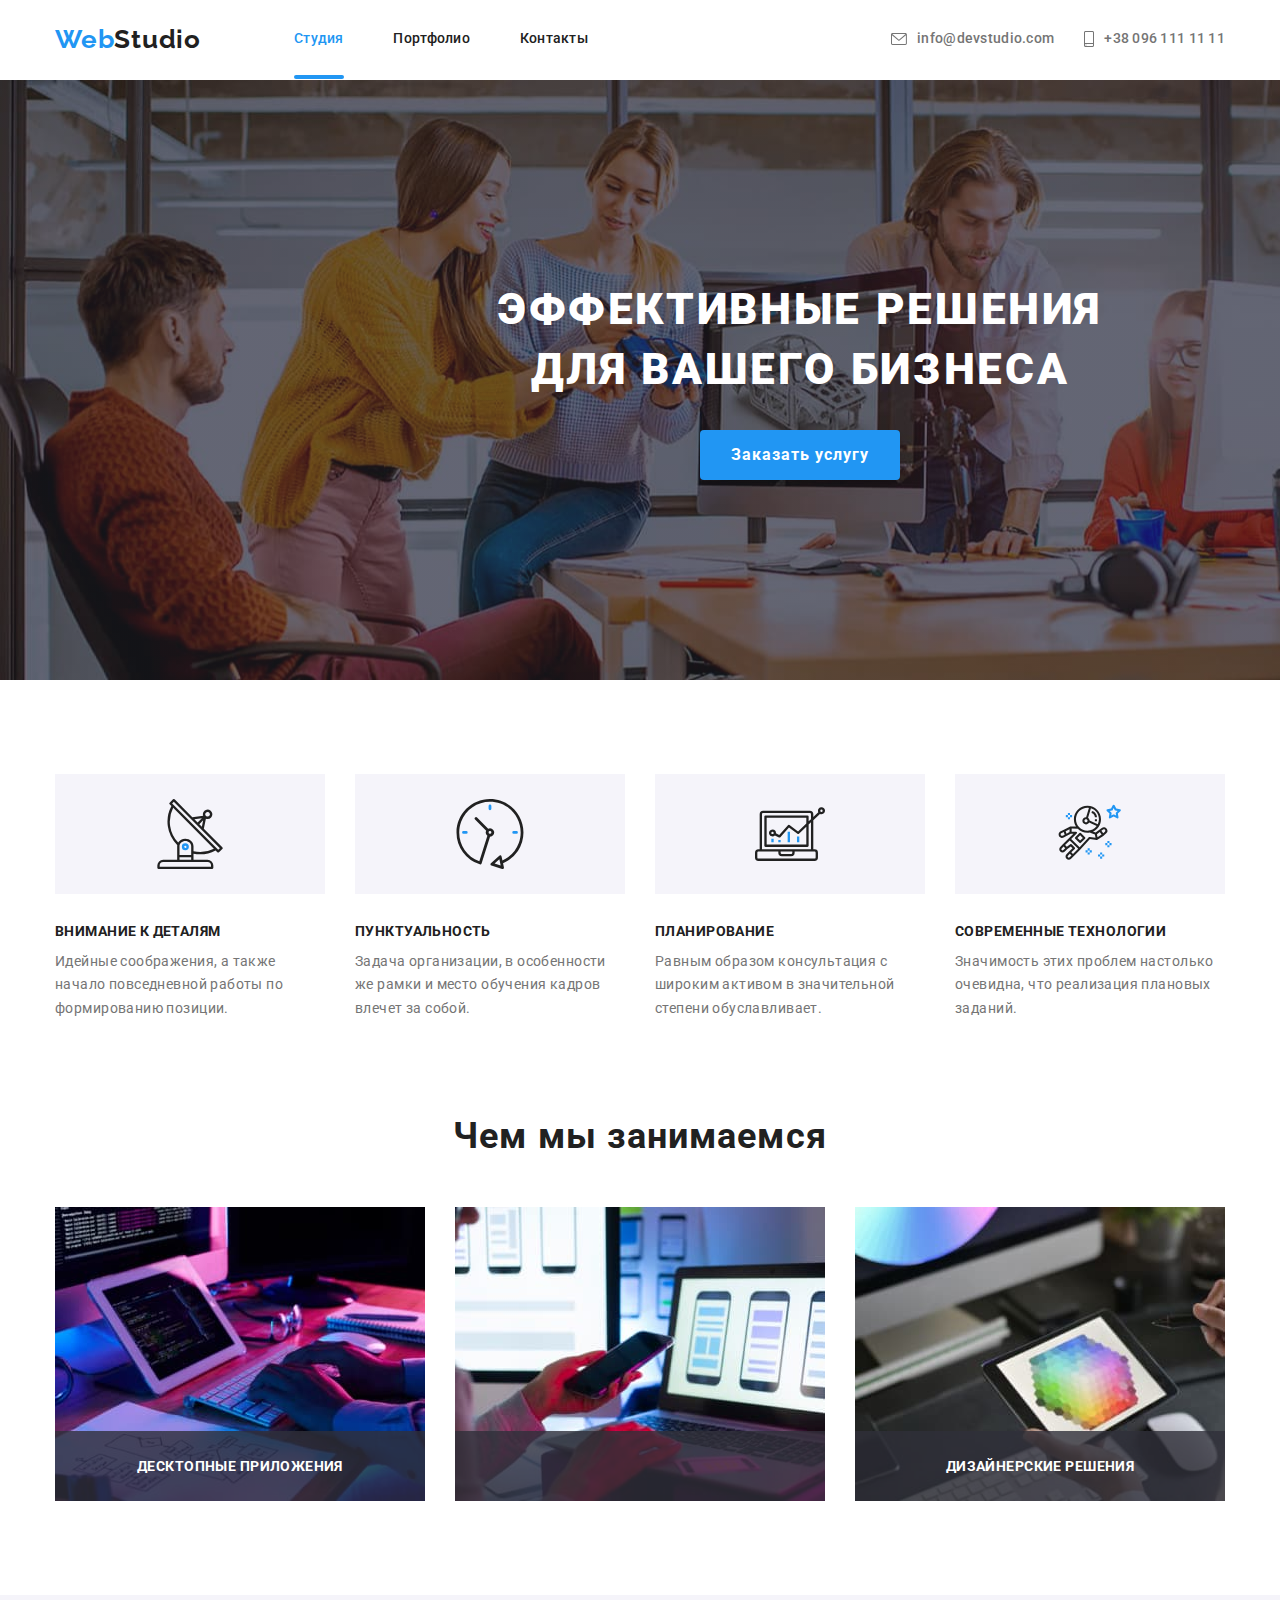
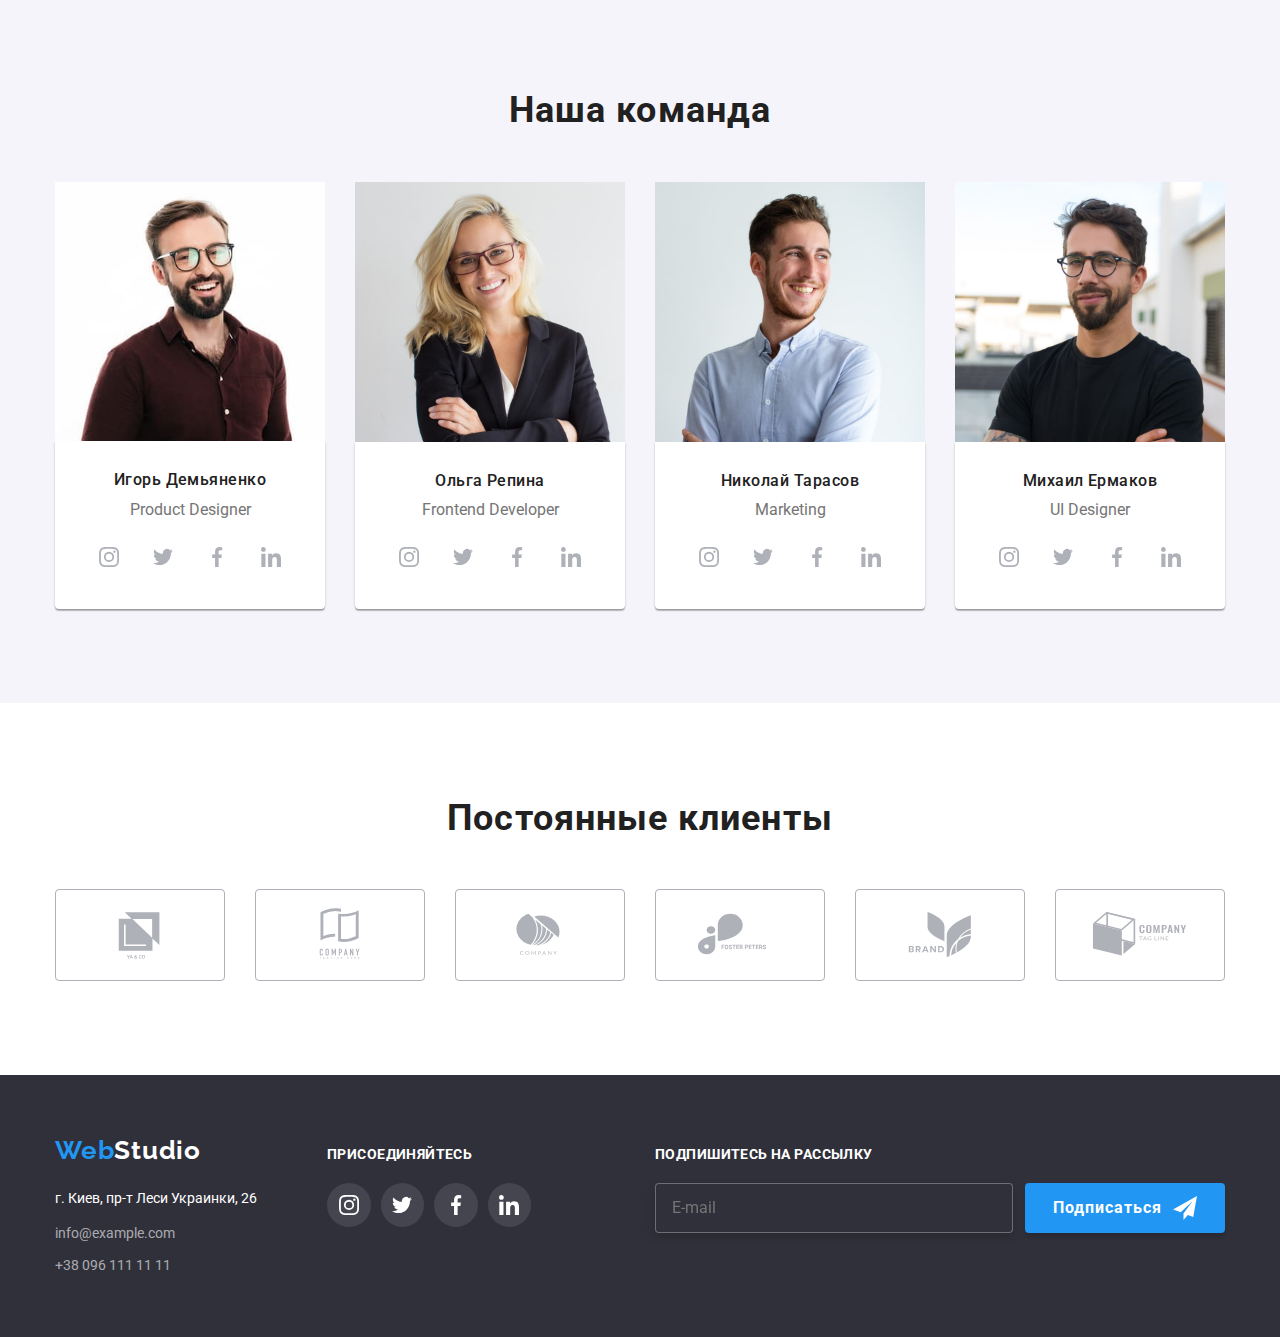
<file: index.html>
<!DOCTYPE html>
<html lang = "en">
    <head>
        <meta charset="UTF-8">
        <!--<link rel="stylesheet" href="./css/reset.css">
        <link rel="stylesheet" href="./css/reset.css">
        <meta name="viewport" content="width=device-width" initial-scale="1.0"> -->
        
        
        <link rel="stylesheet" href="https://cdn.jsdelivr.net/npm/modern-normalize@1.1.0/modern-normalize.min.css">
        <link rel="stylesheet" href="./css/main.min.css">
        <!-- <link rel="stylesheet" href="./css/styles.css"> -->


        <link rel="preconnect" href="https://fonts.googleapis.com">
        <link rel="preconnect" href="https://fonts.gstatic.com" crossorigin>
        <link href="https://fonts.googleapis.com/css2?family=Raleway:wght@700&family=Roboto:wght@400;500;700;900&display=swap"
            rel="stylesheet">

        <title>home-work-7</title>
    </head>
    <body>
        
        <header class="header"> 
            <div class="container header__box">
                <div class="logo logo__main">
                    <a href="" class="logo__web">Web<span 
                        class="logo__web logo__studio">Studio</span> 
                    </a>
                </div>
                <nav class="navigation__main">
                    <ul class="navigation">
                        <li class="navigation__list">
                                <a class="navigation__link navigation__list_current" href="./index.html">Студия</a>
                        </li>
                        <li class="navigation__list">
                            <a class="navigation__link" href="./portfolio.html">Портфолио</a>
                        </li>
                        <li class="navigation__list">
                            <a class="navigation__link" href="">Кoнтакты</a>
                        </li>
                    </ul>
                </nav>
                
                <a class="header-contacts email" href="mailto:info@devstudio.com">
                    <svg class="envelope">
                        <use href="./images/sprite.svg#envelope" ></use>
                    </svg>
                info@devstudio.com</a>
                    
                <!-- phone number-->
                
                <a class="header-contacts tel" href="tel:+380961111111">
                    <svg class="smartphone">
                        <use href="./images/sprite.svg#smartphone"></use>
                    </svg>+38 096 111 11 11
                </a>

            </div>
        </header>
    
        <main>
            
            <section class="hero with-img">
                <div class="container">
                    <h1 class="hero-title" >Эффективные решения <br> для вашего бизнеса</h1>
                    <button data-modal-open class="button" type="button" >Заказать услугу</button>
                </div>
            </section>

            <section class="destination ">
                <ul class="destination__item container" >
                    <li class="destination__box icon-antenna">
                        <div class="destination__befor">
                            <svg class="destination__img">
                                <use href="./images/sprite.svg#antenna"></use>
                            </svg>
                        </div>
                        <h3 class="destination__title-item" >Внимание к деталям</h3>
                        <p class="destination__link">
                            Идейные соображения, а также <br> 
                            начало повседневной работы по <br> 
                            формированию позиции.
                        </p>
                    </li>
                    <li class="destination__box icon-clock">
                        <div class="destination__befor">
                            <svg class="destination__img">
                                <use href="./images/sprite.svg#clock"  class="destination__url"></use>
                            </svg>
                        </div>
                        <h3 class="destination__title-item">Пунктуальность</h3>
                        <p class="destination__link">
                            Задача организации, в особенности <br>
                            же рамки и место обучения кадров <br>
                            влечет за собой.
                        </p>
                    </li>
                    <li class="destination__box icon-diagram">
                        <div class="destination__befor">
                            <svg class="destination__img">
                                <use href="./images/sprite.svg#diagram" class="destination__icon"></use>
                            </svg>
                        </div>
                        <h3 class="destination__title-item">Планирование</h3>
                        <p class="destination__link">
                            Равным образом консультация с <br>
                            широким активом в значительной <br>
                            степени обуславливает.
                        </p>
                    </li>
                    <li class="destination__box icon-astronaut">
                        <div class="destination__befor">
                            <svg class="destination__img">
                                <use href="./images/sprite.svg#astronaut"></use>
                            </svg>
                        </div>
                        <h3 class="destination__title-item">Современные технологии</h3>
                        <p class="destination__link">
                            Значимость этих проблем настолько <br>
                            очевидна, что реализация плановых <br>
                            заданий.
                        </p>
                    </li>
                </ul>
            </section>

            <section class="business__photo" >
                <div class="container">
                    <h2 class="section-title">Чем мы занимаемся</h2>
                    <ul class="business__photo-item">
                        <li class="business__photo-img"><img src="./images/main/img1.jpg" alt="фото" width="370">
                            <div class="business__block">
                                <p class="business__info">Десктопные приложения</p>
                            </div>
                        </li>
                        <li class="business__photo-img"><img src="./images/main/img2.jpg" alt="фото" width="370">
                            <div class="business__block">
                                <p class="bbusiness__info">Мобильные приложения</p>
                            </div>
                        </li>
                        <li class="business__photo-img"><img src="./images/main/img3.jpg" alt="фото" width="370">
                            <div class="business__block">
                                <p class="business__info">Дизайнерские решения</p>
                            </div>
                        </li>
                    </ul>
                </div>
            </section>

            <section class="personal">
                <div class="container" >
                    <h2 class="section-title">Наша команда</h2>
                        <ul  class="team">
                            <li class="team__own-data">
                                <img src="./images/main/1.jpg" class="team__photo" alt="фото" width="270" >
                                <div class="team__name-job">
                                    <h3 class="team__name" >Игорь Демьяненко</h3>
                                    <p class="job-name">Product Designer</p> 
                                    <ul class="team__icons">
                                        <li class="team__icon-list">
                                            <a href="#" alt="social network" class="team__a-icons">
                                            <!-- <button class="team-b-icons"> -->
                                                <svg class="team__list">
                                                    <use href="./images/sprite.svg#instagram" class="team-icon">
                                                    </use>
                                                </svg>
                                            </a>
                                            <!-- </button> -->
                                        </li>
                                        <li class="team__icon-list">
                                            <a href="#" alt="social network" class="team__a-icons">
                                                <svg class="team__list">
                                                    <use href="./images/sprite.svg#twitter" class="team-icon">
                                                    </use>
                                                </svg>
                                            </a>
                                        </li>
                                        <li class="team__icon-list">
                                            <a href="#" alt="social network" class="team__a-icons">
                                                <svg class="team__list">
                                                    <use href="./images/sprite.svg#facebook" class="team-icon">
                                                    </use>
                                                </svg>
                                            </a>
                                        </li>
                                        <li class="team__icon-list">
                                            <a href="#" alt="social network" class="team__a-icons">
                                                <svg class="team__list">
                                                    <use href="./images/sprite.svg#linkedin" class="team-icon">
                                                    </use>
                                                </svg>
                                            </a>
                                        </li>
                                    </ul>
                                </div>
                            </li>
                            <li class="team__own-data">
                                <img src="./images/main/2.jpg" class="team__photo" alt="фото" width="270">
                                <div class="team__name-job">
                                    <h3 class="team__name">Ольга Репина</h3>
                                    <p class="job-name">Frontend Developer</p>
                                    <ul class="team__icons">
                                        <li class="team__icon-list">
                                            <a href="#" alt="social network" class="team__a-icons">
                                                <svg class="team__list">
                                                    <use href="./images/sprite.svg#instagram" class="team-icon">
                                                    </use>
                                                </svg>
                                            </a>
                                        </li>
                                        <li class="team__icon-list">
                                            <a href="#" alt="social network" class="team__a-icons">
                                                <svg class="team__list">
                                                    <use href="./images/sprite.svg#twitter" class="team-icon">
                                                    </use>
                                                </svg>
                                            </a>
                                        </li>
                                        <li class="team__icon-list">
                                            <a href="#" alt="social network" class="team__a-icons">
                                                <svg class="team__list">
                                                    <use href="./images/sprite.svg#facebook" class="team-icon">
                                                    </use>
                                                </svg>
                                            </a>
                                        </li>
                                        <li class="team__icon-list">
                                            <a href="#" alt="social network" class="team__a-icons">
                                                <svg class="team__list">
                                                    <use href="./images/sprite.svg#linkedin" class="team-icon">
                                                    </use>
                                                </svg>
                                            </a>
                                        </li>
                                    </ul>
                                </div>
                            </li>
                            <li class="team__own-data">
                                <img src="./images/main/3.jpg" class="team__photo" alt="фото" width="270">
                                <div class="team__name-job">
                                    <h3 class="team__name">Николай Тарасов</h3>
                                    <p class="job-name">Marketing</p>
                                    <ul class="team__icons">
                                        <li class="team__icon-list">
                                            <a href="#" alt="social network" class="team__a-icons">
                                                <svg class="team__list">
                                                    <use href="./images/sprite.svg#instagram" class="team-icon">
                                                    </use>
                                                </svg>
                                            </a>
                                        </li>
                                        <li class="team__icon-list">
                                            <a href="#" alt="social network" class="team__a-icons">
                                                <svg class="team__list">
                                                    <use href="./images/sprite.svg#twitter" class="team-icon">
                                                    </use>
                                                </svg>
                                            </a>
                                        </li>
                                        <li class="team__icon-list">
                                            <a href="#" alt="social network" class="team__a-icons">
                                                <svg class="team__list">
                                                    <use href="./images/sprite.svg#facebook" class="team-icon">
                                                    </use>
                                                </svg>
                                            </a>
                                        </li>
                                        <li class="team__icon-list">
                                            <a href="#" alt="social network" class="team__a-icons">
                                                <svg class="team__list">
                                                    <use href="./images/sprite.svg#linkedin" class="team-icon">
                                                    </use>
                                                </svg>
                                            </a>
                                        </li>
                                    </ul>
                                </div>
                            </li>
                            <li class="team__own-data">
                                <img src="./images/main/4.jpg" class="team__photo" alt="фото" width="270">
                                <div class="team__name-job">
                                    <h3 class="team__name">Михаил Ермаков</h3>
                                    <p class="job-name">UI Designer</p>
                                    <ul class="team__icons">
                                        <li class="team__icon-list">
                                            <a href="#" alt="social network" class="team__a-icons">
                                                <svg class="team__list">
                                                    <use href="./images/sprite.svg#instagram" class="team-icon">
                                                    </use>
                                                </svg>
                                            </a>
                                        </li>
                                        <li class="team__icon-list">
                                            <a href="#" alt="social network" class="team__a-icons">
                                                <svg class="team__list">
                                                    <use href="./images/sprite.svg#twitter" class="team-icon">
                                                    </use>
                                                </svg>
                                            </a>
                                        </li>
                                        <li class="team__icon-list">
                                            <a href="#" alt="social network" class="team__a-icons">
                                                <svg class="team__list">
                                                    <use href="./images/sprite.svg#facebook" class="team-icon">
                                                    </use>
                                                </svg>
                                            </a>
                                        </li>
                                        <li class="team__icon-list">
                                            <a href="#" alt="social network" class="team__a-icons">
                                                <svg class="team__list">
                                                    <use href="./images/sprite.svg#linkedin" class="team-icon">
                                                    </use>
                                                </svg>
                                            </a>
                                        </li>
                                    </ul>
                                </div>
                            </li>
                        </ul>
                </div>
            </section>

            <section class="clients">
                <div class="container">
                    <h2 class="section-title">Постоянные клиенты</h2>
                    <ul class="clients__icons">
                        <li class="clients__icon-list ">
                                <a href="#" alt="link" class="clients__link">
                                    <svg  class="clients__list">
                                        <use href="./images/sprite.svg#client-1" class="clients__icon">
                                        </use>
                                    </svg>
                                </a>
                        </li>
                        <li class="clients__icon-list">
                            <a href="#" alt="link" class="clients__link">
                                <svg class="clients__list">
                                    <use href="./images/sprite.svg#client-2" class="clients__icon">
                                    </use>
                                </svg>
                            </a>
                        </li>
                        <li class="clients__icon-list">
                            <a href="#" alt="link" class="clients__link">
                                <svg class="clients__list">
                                    <use href="./images/sprite.svg#client-3" class="clients__icon">
                                    </use>
                                </svg>
                            </a>
                        </li>
                        <li class="clients__icon-list">
                            <a href="#" alt="link" class="clients__link">
                                <svg class="clients__list">
                                    <use href="./images/sprite.svg#client-4" class="clients__icon">
                                    </use>
                                </svg>
                            </a>
                        </li>
                        <li class="clients__icon-list">
                            <a href="#" alt="link" class="clients__link">
                                <svg class="clients__list">
                                    <use href="./images/sprite.svg#client-5" class="clients__icon">
                                    </use>
                                </svg>
                            </a>
                        </li>
                        <li class="clients__icon-list">
                            <a href="#" alt="link" class="clients__link">
                                <svg class="clients__list">
                                    <use href="./images/sprite.svg#client-6" class="clients__icon">
                                    </use>
                                </svg>
                            </a>
                        </li>
                    </ul>
                </div>

            </section>

            <div data-modal class="backdrop is-hidden">
                <div class="modal">
                    <form class="modal__form">
                        <h3 class="modal__form-title">
                            Оставьте свои данные, мы вам перезвоним
                        </h3>
                        <div class="modal__form-input">

                            <label class="modal__form-list-name">Имя
                                <div class="modal__f-svg">
                                    <input type="text" 
                                        name="user-name" 
                                        autofocus  
                                        class="modal__form-input-field" 
                                        placeholder="Микола Франкиш"/>
                                    <svg class="modal__form-svg">
                                        <use href="./images/sprite.svg#person" ></use>
                                    </svg>
                                </div>
                            </label>
                            <label class="modal__form-list-name">Телефон
                                <div class="modal__f-svg">
                                    <input type="tel" 
                                        name="user-tel" 
                                        class="modal__form-input-field" 
                                        placeholder="+380 96-111-1111"/>
                                    <svg class="modal__form-svg">
                                        <use href="./images/sprite.svg#phone" ></use>
                                    </svg>
                                </div>
                            </label>    
                            <label class="modal__form-list-name">Почта
                                <div class="modal__f-svg">
                                    <input type="email" 
                                    name="user-email" 
                                    class="modal__form-input-field form-input-field-mail"/>
                                    <svg class="modal__form-svg">
                                        <use href="./images/sprite.svg#email" ></use>
                                    </svg>
                                    
                                </div>
                            </label>

                            <label class="modal__form-list-name">Комментарий
                                <div class="modal__f-svg">
                                    <textarea name="user-comment" 
                                            rows="6" 
                                            class="modal__form-comment modal__form-input-field" 
                                            placeholder="Введите текст"></textarea>
                                    </textarea>                                
                                </div>
                            </label>
                        </div>

                        <label class="modal__label-checkbox">                            
                            <input type="checkbox" 
                                name="modal__form-checkbox"
                                class="modal__form-checkbox visuality-hidden">

                            <svg class="checkbox-check">
                                <use href="./images/sprite.svg#not-check"></use>
                            </svg>
                            <svg class="checkbox-check checkbox-not-check">
                                <use href="./images/sprite.svg#check"></use>
                            </svg>

                            Соглашаюсь с рассылкой и принимаю 
                            <a href="#" class="contract">Условия договора
                            </a> 
                        </label>

                        <button type="submit" class="button form-button">Отправить
                        </button>
                        
                    </form>
                    <button class="mdl-button" type="button" data-modal-close>
                        <a href="./index.html" class="cls-btn">
                            <svg class="cls-mdl-button-svg">
                                <use  href="./images/sprite.svg#close"></use>
                            </svg>
                        </a>
                    </button>
                    <p></p>
                </div>
            </div>

        </main>
       
        <footer class="footer">
            <div class="container footer-blocks" >
                <div>
                    <div class="logo logo-footer">
                        <a href="" class="logo__web">Web<span 
                            class="logo__web logo-footer__studio">Studio</span>
                        </a>
                    </div>
                    <address class="address">
                        <p class="address-link address-city">г. Киев, пр-т Леси Украинки, 26</p> 
                        <!-- e-mail address -->
                        <a href="mailto:info@example.com" 
                        class="address-link email-footer">info@example.com</a>
                        <!-- phone number-->
                        <a href="tel:+380961111111" class="address-link tel-footer">+38 096 111 11 11</a>
                    </address>
                </div>
                <div class="footer-social">
                    <p class="footer-list">Присоединяйтесь</p>
                    <ul class="footer-icons">
                        <li class="team__icon-list">
                            <a  href="https://www.instagram.com" 
                                alt="instagram" 
                                class="team__a-icons  footer-a-icons">
                                <svg class="team__list">
                                    <use href="./images/sprite.svg#instagram" class="footer-icon">
                                    </use>
                                </svg>
                            </a>
                        </li>
                        <li class="team__icon-list">
                            <a href="#" alt="social network" class="team__a-icons  footer-a-icons">
                                <svg class="team__list">
                                    <use href="./images/sprite.svg#twitter" class="footer-icon">
                                    </use>
                                </svg>
                            </a>
                        </li>
                        <li class="team__icon-list">
                            <a href="#" alt="social network" class="team__a-icons  footer-a-icons">
                                <svg class="team__list">
                                    <use href="./images/sprite.svg#facebook" class="footer-icon">
                                    </use>
                                </svg>
                            </a>
                        </li>
                        <li class="team__icon-list">
                            <a href="#" alt="social network" class="team__a-icons  footer-a-icons">
                                <svg class="team__list">
                                    <use href="./images/sprite.svg#linkedin" class="footer-icon">
                                    </use>
                                </svg>
                            </a>
                        </li>
                    </ul>
                </div>
                <form class="footer-form">
                    <h3 class="footer-form-title">Подпишитесь на рассылку</h3>
                    <div class="footer-form-mail-btn">
                        <input type="email" placeholder="E-mail" class="footer-input">
                        <button type="submit" class="button footer-form-btn">Подписаться
                            <svg class="footer-send-svg">
                                <use href="./images/sprite.svg#send" class="f-s"></use>
                            </svg>
                        </button>
                    </div>
                </form>
            </div>
       </footer>
       
    <script src="./js/modal.js"> </script>
    </body>
</html>
</file>
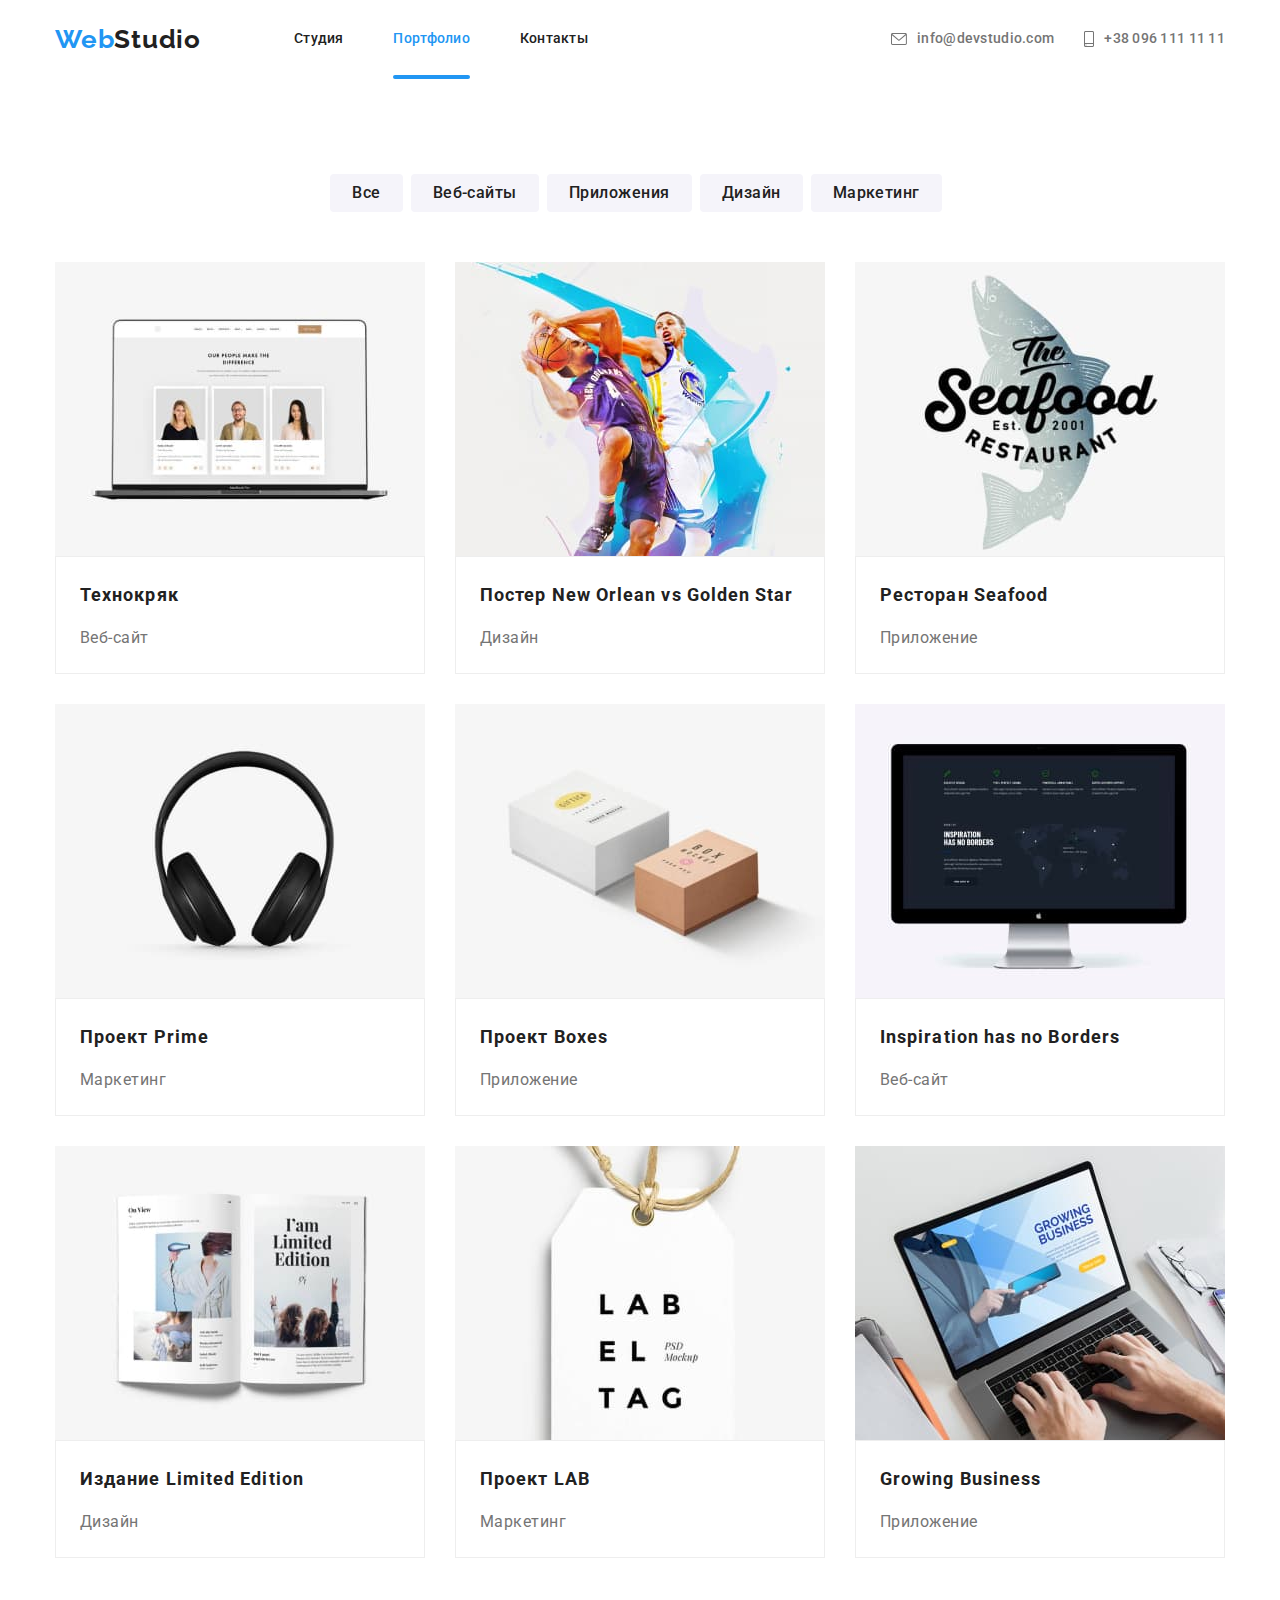
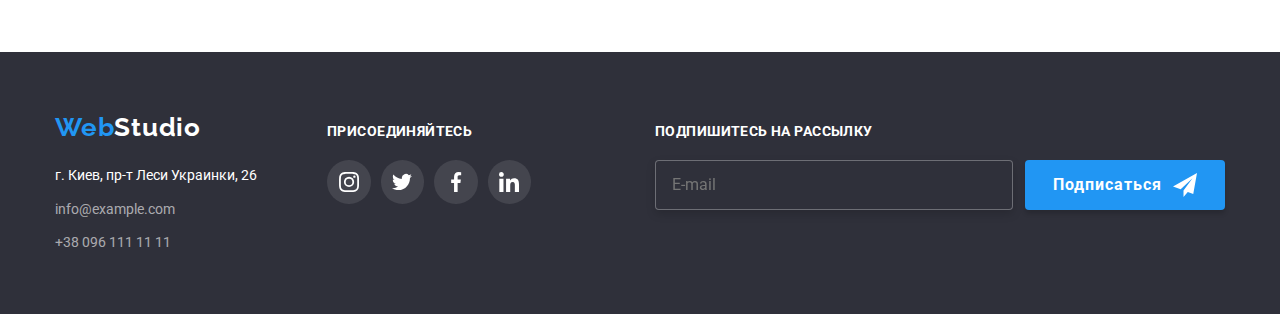
<file: portfolio.html>
<!DOCTYPE html>
<html lang="en">
    <head>
        <meta charset="UTF-8">
        <!--  <meta name="viewport" content="width=device-width" initial-scale="1.0"> -->

        <link rel="preconnect" href="https://fonts.googleapis.com">
        <link rel="preconnect" href="https://fonts.gstatic.com" crossorigin>
        <link href="https://fonts.googleapis.com/css2?family=Raleway:wght@700&family=Roboto:wght@400;500;700;900&display=swap"
            rel="stylesheet">

     <!-- <link rel="stylesheet" href="./css/reset.css">  -->
        <link rel="stylesheet" href="./css/styles.css">
        <link rel="stylesheet" href="./css/main.min.css">

        <link rel="stylesheet" href="https://cdn.jsdelivr.net/npm/modern-normalize@1.1.0/modern-normalize.min.css">
        
        <title>portfolio</title>
    </head>
    <body>
        <header class="header">
            <div class="container header__box">
                <div class="logo logo__main">
                    <a href="" class="logo__web">Web<span class="logo__web logo__studio">Studio</span>
                    </a>
                </div>
                <nav class="navigation__main">
                    <ul class="navigation">
                        <li class="navigation__list">
                            <a class="navigation__link" href="./index.html">Студия</a>
                        </li>
                        <li class="navigation__list">
                            <a class="navigation__link navigation__list_current" href="./portfolio.html">Портфолио</a>
                        </li>
                        <li class="navigation__list">
                            <a class="navigation__link" href="">Кoнтакты</a>
                        </li>
                    </ul>
                </nav>
        
                <a class="header-contacts email" href="mailto:info@devstudio.com">
                    <svg class="envelope">
                        <use href="./images/sprite.svg#envelope"></use>
                    </svg>
                    info@devstudio.com</a>
        
                <!-- phone number-->
        
                <a class="header-contacts tel" href="tel:+380961111111">
                    <svg class="smartphone">
                        <use href="./images/sprite.svg#smartphone"></use>
                    </svg>+38 096 111 11 11
                </a>
        
            </div>
        </header>

        <main>
            <section class="port-main">
                <div class="container">
                    <div class="port-background">
                        
                        <ul class="port-filters">
                            <li><button class="port-button port-all" type="button">Все</button></li>
                            <li><button class="port-button port-web" type="button">Веб-сайты</button></li>
                            <li><button class="port-button port-apps" type="button">Приложeния</button></li>
                            <li><button class="port-button port-design" type="button">Дизайн</button></li>
                            <li><button class="port-button port-marketing" type="button">Маркетинг</button></li>
                           </ul>     

                        <ul class="port-projects">
                            <li class="port-project">

                                <div class="port-overlay-overflow">
                                    <div class="port-overlay">
                                            <p class="port-overlay-text">Ресурс предлагает комплексные предложения с разным уровнем функционала и сервисов. Все
                                                это позволит посетителю получить
                                                исчерпывающие сведения о компании или частном лице.</p>
                                    </div>
                                </div>
                                <img src="./images/portfolio/Технокряк.jpg" class="photo" alt="фото">
                                <div class="port-title-link">
                                    <h3 class="port-title">Технокряк</h3>
                                    <p class="port-link">Веб-сайт</p>
                                </div>

                                
                            </li>
                            <li class="port-project">
                            <div class="port-overlay-overflow">
                                <div class="port-overlay">
                                    <p class="port-overlay-text">Ресурс предлагает...</p>
                                </div>
                            </div>
                                    <img src="./images/portfolio/ПостерNewOrleanvsGoldenStar.jpg" class="photo" alt="фото">
                                
                                <div class="port-title-link">
                                    <h3 class="port-title">Постер New Orlean vs Golden Star</h3>
                                    <p class="port-link">Дизайн</p>
                                </div>
                               
                            </li>
                            <li class="port-project">
                                <div class="port-overlay-overflow">
                                    <div class="port-overlay">
                                        <p class="port-overlay-text">Ресурс предлагает...</p>
                                    </div>
                                </div>
                                <img src="./images/portfolio/РесторанSeafood.jpg" class="photo" alt="фото">
                                <div class="port-title-link">
                                    <h3 class="port-title">Ресторан Seafood</h3>
                                    <p class="port-link">Приложение</p>
                                </div>
                            </li>
                            <li class="port-project">
                                <div class="port-overlay-overflow">
                                    <div class="port-overlay">
                                        <p class="port-overlay-text">Ресурс предлагает...</p>
                                    </div>
                                </div>
                                <img src="./images/portfolio/ПроектPrime.jpg" class="photo" alt="фото">
                                <div class="port-title-link">
                                    <h3 class="port-title">Проект Prime</h3>
                                    <p class="port-link">Маркетинг</p>
                                </div>
                            </li>
                            <li class="port-project">
                                <div class="port-overlay-overflow">
                                    <div class="port-overlay">
                                        <p class="port-overlay-text">Ресурс предлагает...</p>
                                    </div>
                                </div>
                                <img src="./images/portfolio/ПроектBoxes.jpg" class="photo" alt="фото">
                                <div class="port-title-link">
                                    <h3 class="port-title">Проект Boxes</h3>
                                    <p class="port-link">Приложение</p>
                                </div>
                            </li>
                            <li class="port-project">
                                <div class="port-overlay-overflow">
                                    <div class="port-overlay">
                                        <p class="port-overlay-text">Ресурс предлагает...</p>
                                    </div>
                                </div>
                                <img src="./images/portfolio/InspirationhasnoBorders.jpg" class="photo" alt="фото">
                                <div class="port-title-link">
                                    <h3 class="port-title">Inspiration has no Borders</h3>
                                    <p class="port-link">Веб-сайт</p>
                                </div>
                            </li>
                            <li class="port-project">
                                <div class="port-overlay-overflow">
                                    <div class="port-overlay">
                                        <p class="port-overlay-text">Ресурс предлагает...</p>
                                    </div>
                                </div>
                                <img src="./images/portfolio/ИзданиеLimitedEdition.jpg" class="photo" alt="фото">
                                <div class="port-title-link">
                                    <h3 class="port-title">Издание Limited Edition</h3>
                                    <p class="port-link">Дизайн</p>
                                </div>
                            </li>
                            <li class="port-project">
                                <div class="port-overlay-overflow">
                                    <div class="port-overlay">
                                        <p class="port-overlay-text">Ресурс предлагает...</p>
                                    </div>
                                </div>
                                <img src="./images/portfolio/ПроектLAB.jpg" class="photo" alt="фото">
                                <div class="port-title-link">
                                    <h3 class="port-title">Проект LAB</h3>
                                    <p class="port-link">Маркетинг</p>
                                </div>
                            </li>
                            <li class="port-project">
                                <div class="port-overlay-overflow">
                                    <div class="port-overlay">
                                        <p class="port-overlay-text">Ресурс предлагает...</p>
                                    </div>
                                </div>
                                <img src="./images/portfolio/GrowingBusiness.jpg" class="photo" alt="фото">
                                <div class="port-title-link">
                                    <h3 class="port-title">Growing Business</h3>
                                    <p class="port-link">Приложение</p>
                                </div>
                            </li>
                        </ul>

                    </div>
                </div>
            </section>
        </main>

        <footer class="footer">
            <div class="container footer-blocks">
                <div>
                    <div class="logo logo-footer">
                        <a href="" class="logo__web">Web<span class="logo__web logo-footer__studio">Studio</span>
                        </a>
                    </div>
                    <address class="address">
                        <p class="address-link address-city">г. Киев, пр-т Леси Украинки, 26</p>
                        <!-- e-mail address -->
                        <a href="mailto:info@example.com" class="address-link email-footer">info@example.com</a>
                        <!-- phone number-->
                        <a href="tel:+380961111111" class="address-link tel-footer">+38 096 111 11 11</a>
                    </address>
                </div>
                <div class="footer-social">
                    <p class="footer-list">Присоединяйтесь</p>
                    <ul class="footer-icons">
                        <li class="team__icon-list">
                            <a href="https://www.instagram.com" alt="instagram" class="team__a-icons  footer-a-icons">
                                <svg class="team__list">
                                    <use href="./images/sprite.svg#instagram" class="footer-icon">
                                    </use>
                                </svg>
                            </a>
                        </li>
                        <li class="team__icon-list">
                            <a href="#" alt="social network" class="team__a-icons  footer-a-icons">
                                <svg class="team__list">
                                    <use href="./images/sprite.svg#twitter" class="footer-icon">
                                    </use>
                                </svg>
                            </a>
                        </li>
                        <li class="team__icon-list">
                            <a href="#" alt="social network" class="team__a-icons  footer-a-icons">
                                <svg class="team__list">
                                    <use href="./images/sprite.svg#facebook" class="footer-icon">
                                    </use>
                                </svg>
                            </a>
                        </li>
                        <li class="team__icon-list">
                            <a href="#" alt="social network" class="team__a-icons  footer-a-icons">
                                <svg class="team__list">
                                    <use href="./images/sprite.svg#linkedin" class="footer-icon">
                                    </use>
                                </svg>
                            </a>
                        </li>
                    </ul>
                </div>
                <form class="footer-form">
                    <h3 class="footer-form-title">Подпишитесь на рассылку</h3>
                    <div class="footer-form-mail-btn">
                        <input type="email" placeholder="E-mail" class="footer-input">
                        <button type="submit" class="button footer-form-btn">Подписаться
                            <svg class="footer-send-svg">
                                <use href="./images/sprite.svg#send" class="f-s"></use>
                            </svg>
                        </button>
                    </div>
                </form>
            </div>
        </footer>
    </body>
</html>
</file>
<file: css/styles.css>
/* :root {
    --accent-color: #2196F3;
    --main-color-light-theme: #212121;
    --second-color-light-theme: #757575;
    --main-color-dark-theme: #FFFFFF;
    --form-btn-color: #188CE8;
    --color-light-theme: #FFFFFF;
    --header-border-bttm: #ECECEC;
    --svg-fill-main-color: #757575;
    --placeholder-color: #757575;
    --linear-gradient-color-from: rgba(47, 48, 58, 0.4);
    --linear-gradient-color-to: rgba(47, 48, 58, 0.4);
    --hero-btn-hover-color: #2196F3;
    --dest-background-color: #F5F4FA;
    --dest-hover-border-color: #000000;
    --busness-background-color: rgba(47, 48, 58, 0.8);
    --personal-background-color: #F5F4FA;
    --button-box-shadow: 0px 4px 4px rgba(0, 0, 0, 0.15);
    --team-shadow-card: 0px 1px 3px rgba(0, 0, 0, 0.12),
        0px 1px 1px rgba(0, 0, 0, 0.14),
        0px 2px 1px rgba(0, 0, 0, 0.2);
    --clients-card-main-color: #AFB1B8;

    --modal-background-color-backdrop: rgba(0, 0, 0, 0.1);
    --modal-background-color: #FFFFFF;

    --footer-background-color: #2F303A;
    --footer-address-color: rgba(255, 255, 255, 0.6);
    --footer-icons-background-color: rgba(255, 255, 255, 0.1);
    --footer-send-icon: #FFFFFF;

    --transition-dur-fun: 250ms cubic-bezier(0.4, 0, 0.2, 1);


    --portfolio-button-background-color: #F5F4FA;
    --portfolio-project-background: #FFFFFF;
    --portfolio-drop-shadow: drop-shadow(0px 4px 4px rgba(0, 0, 0, 0.25));
    --portfolio-link-color: #757575;
    --portfolio-title-link: #EEEEEE;
} */

/* h1,
h2,
h3,
h4,
p {
    margin: 0;
    padding: 0;
}

img {
    display: block;
    padding-left: 0;
}

body {
    margin-left: auto;
    margin-right: auto;
}

html,
body, 
header,
footer,
.port-main {
    font-family: 'Roboto';
    font-style: normal;
    box-sizing: border-box;
    text-decoration: none;
}

link {
    text-decoration: none;
}

button {
    cursor: pointer;
    padding: 0;
}

ul, 
nl {
    list-style-type: NONE;
    font-size: 0;
    padding: 0;
} */

/* section {
    margin-bottom: 94px;
} */

/* .container {
    width: 1200px;
    margin-left: auto;
    margin-right: auto;
    padding-left: 15px;
    padding-right: 15px;
    box-sizing: border-box;
} */

/* .visuality-hidden {
    position: absolute;
    width: 1px;
    height: 1px;
    padding: 0;
    margin: -1px;
    border: 0;
    clip: rect(0 0 0 0);
    overflow: hidden;
} */

/* ========== COMPONENTS ========== */

/* .button {
    display: block;
    width: 200px;
    height: 50px;
    margin-right: auto;
    margin-left: auto;
    align-items: center;
    text-align: center;
    background: var(--accent-color);
    border: 0px;
    box-shadow: var(--button-box-shadow);
    border-radius: 4px;

    font-weight: 700;
    font-size: 16px;
    line-height: 1.75;
    letter-spacing: 0.06em;
    color: var(--main-color-dark-theme);

    transition: var(--transition-dur-fun);
}

.button:hover,
.button:focus {
    background-color: var(--hero-btn-hover-color);
    border-color: var(--main-color-dark-theme);
} */

/* .section-title {
    text-align: center;
    font-style: normal;
    font-weight: 700;
    font-size: 36px;
    line-height: 1.17;
    letter-spacing: 0.03em;
    margin-bottom: 50px;

    color: var(--main-color-light-theme);
} */













/*==================== HEADER ====================*/
/* .main-header {
    border-bottom: 1px solid var(--header-border-bttm);
}

.box { 
    padding-top: 24px;
    padding-bottom: 25px;   
    display: flex;
    align-items: center;
}

.main-logo {
    margin-right: 93px;
}

.logo {
    font-family: 'Raleway', sans-serif;
    font-weight: 700;
    font-size: 26px;
    line-height: 1.19;
    letter-spacing: 0.03em;
    text-decoration: none;
}

.logo-web {
    text-decoration: var(--color-light-theme) ;
    color: var(--accent-color);
    transition: text-decoration var(--transition-dur-fun);
}

.logo-studio {
    color: var(--main-color-light-theme);
}

.logo-web:hover,
.logo-web:focus {
    text-decoration: 2px solid var(--accent-color) underline;
}

.navigation {
    top: 32px;
    width: 294px;
    display: flex;
    justify-content: space-between;
}

.nav-link {
    font-weight: 500;
    font-size: 14px;
    line-height: 1.14;
    letter-spacing: 0.02em;
    text-decoration: none;
    color: var(--main-color-light-theme);
    transition-property: color;
    transition: color var();
}

.nav-list {
    position: relative;
}
.nav-link-list::after,
.port-nav-link-list::after {
    content: "";
    position: absolute;
    left: 0;
    top:calc(50% + 40px - 4px);
    width: 100%;
    height: 4px;
    background-color: var(--accent-color);
    border-radius: 2px;
}

.nav-link:hover,
.nav-link:focus {
    color: var(--accent-color);
}

     ==== email, tel =======

.header-contacts {
    display: flex;
    align-items: center;
    font-weight: 500;
    font-size: 14px;
    line-height: 1.14;
    letter-spacing: 0.02em;
    text-decoration: none;

    color: var(--second-color-light-theme);
    transition: color var(--transition-dur-fun);
}

.email {
    margin-right: 30px;
    margin-left: auto;
}

.envelope,
.smartphone {
    margin-right: 10px;
    padding: 0;
    background-size: contain;
    fill: var(--svg-fill-main-color);

    transition: fill var(--transition-dur-fun);
}

.envelope {
    width: 16px;
    height: 12px;
}

.smartphone {
    width: 10px;
    height: 16px;
}

.email:hover,
.email:focus,
.tel:hover,
.tel:focus  {
    color: var(--accent-color);
}

.email:hover .envelope,
.email:focus .envelope,
.tel:hover .smartphone,
.tel:focus .smartphone {
    fill: var(--accent-color);
} */

/*==================== /HEADER ====================*/








/*==================== MAIN ====================*/


/* =================== MODAL ====================*/

/* .backdrop {
    position: fixed;
    top: 0;
    left: 0;
    width: 100%;
    height: 100%;
    background-color: var(--modal-background-color-backdrop);
    opacity: 1;
    transition: opacity ;
}

.backdrop.is-hidden {
    opacity: 0;
    pointer-events: none;
    transform: translate(-50%, -50%) scale(1.1);
}

.backdrop.is-hidden .modal {
    opacity: 0;
} */

/* .modal {
    position: absolute;
    top: 50%;
    left: 50%;
    width: 528px;
    min-height: 581px;
    padding: 40px;
    transform: translate(-50%, -50%) scale(1);
    opacity: 1;

    background: var(--modal-background-color);
    box-shadow: 0px 1px 3px rgba(0, 0, 0, 0.12), 
                0px 1px 1px rgba(0, 0, 0, 0.14), 
                0px 2px 1px rgba(0, 0, 0, 0.2);
    border-radius: 4px;
    
    transition: transform var(--transition-dur-fun),
                  opacity var(--transition-dur-fun);
}

.mdl-button {
    position: absolute;
    top: 8px;
    right: 8px;
    width: 30px;
    height: 30px;
    border: 0;
    margin: 0;
    background-color: var(--main-color-dark-theme);
}

.cls-mdl-button-svg {
    height: 30px;
    width: 30px;
    fill: var(--dest-hover-border-color);
    border-radius: 50%;
    border: 1px solid rgba(0, 0, 0, 0.1);
    transition: fill var(--transition-dur-fun);
}

.cls-mdl-button-svg:hover,
.cls-mdl-button-svg:focus {
    fill: var(--accent-color);
} */

/* .form-title {
    font-weight: 700;
    font-size: 20px;
    line-height: 1.15;
    text-align: center;
    letter-spacing: 0.03em;
    margin-bottom: 12px;

    color: var(--main-color-light-theme);
}

.form-input {
    display: flex;
    flex-direction: column;
    margin-bottom: 10px;
}

.form-list-name {
    display: flex;
    flex-direction: column;
    margin-bottom: 4px;
    font-weight: 400;
    font-size: 12px;
    line-height: 1.12;
    letter-spacing: 0.01em;

    color: var(--second-color-light-theme);
}

.form-input-field {
    width: 100%;
    padding: 11px 12px;
    padding-left: 42px;
    border: none;
    border-radius: 4px;
    font-size: 14px;
    outline: none;
    cursor: pointer;
    border: 1px solid rgba(33, 33, 33, 0.2);

    transition: border var(--transition-dur-fun);
}

.f-svg {
    position: relative;
    margin-bottom: 10px;
}

.form-svg {
    position: absolute;
    content: "";
    display: inline-block;
    top: 50%;
    left: 12px;
    transform: translateY(-50%);
    background-repeat: no-repeat;
    background-size: contain;
    width: 18px;
    height: 18px;
    fill: var(--main-color-light-theme);
    transition: fill var(--transition-dur-fun);
} 

.form-input-field:hover,
.form-input-field:focus {
    border: 1px solid var(--accent-color);
}

.form-input-field:hover + .form-svg,
.form-input-field:focus + .form-svg {
    fill: var(--accent-color);
}

.form-solusion {
    font-weight: 400;
    font-size: 14px;
    line-height: 1.71;
    letter-spacing: 0.03em;
    margin-bottom: 30px;

    color: var(--second-color-light-theme);
}

.form-button {
    padding: 10px 55px;
    background: var(--form-btn-color);
    border-color: var(--form-btn-color);
    transition: border-color var(--transition-dur-fun),
                box-shadow var(--transition-dur-fun);
}

.form-button:hover,
.form-button:focus {
    box-shadow: 0px 4px 4px rgba(0, 0, 0, 0.15);
}

.form-input-field input::placeholder {
    color: var(--placeholder-color);
}

.label-checkbox {
    position: relative;
    display: inline-block;
    align-items: center;
    text-align: right;
    padding-right: 12px;
    margin-bottom: 30px;
    width: 100%;
    font-weight: 400;
    font-size: 14px;
    line-height: 1.71;
    letter-spacing: 0.03em;
    color: var(--svg-fill-main-color);
}

.checkbox-check {
    position: absolute;
    left: 12px;
    top: 50%;
    transform: translateY(-50%);
    width: 16px;
    height: 15px;
}

.checkbox-not-check {
    visibility: hidden;
}

.form-checkbox:checked + .checkbox-check{
    visibility: hidden;
}

.form-checkbox:checked ~ .checkbox-not-check {
    visibility: visible;
}

.contract {
    font-weight: 400;
    font-size: 14px;
    line-height: 1.71;
    letter-spacing: 0.03em;
    color: var(--accent-color);
}

.form-comment {
    resize: none;
    font-weight: 400;
    font-size: 14px;
    line-height: 1.12;
    letter-spacing: 0.01em;
    padding: 12px 16px;
} */

/* =================== /MODAL ====================*/




/* =================== HERO ======================*/
/* .hero {    
    width: 1600px;
    margin-left: auto;
    margin-right: auto;
    padding-top: 200px;
    padding-bottom: 200px;
    align-items: center;
}

.with-img {
    background-image:
        linear-gradient(to top,
        var(--linear-gradient-color-from),
        var(--linear-gradient-color-to)),
        url("../images/main/bckgrnd-img.jpg"),
        linear-gradient(to top,
                var(--linear-gradient-color-from),
                var(--linear-gradient-color-to));
        content: "";
        background-repeat: no-repeat;
}

.hero-title {
    font-weight: 900;
    font-size: 44px;
    line-height: 1.36;
    text-align: center;
    letter-spacing: 0.06em;
    text-transform: uppercase;
    color: var(--main-color-dark-theme);
    margin-bottom: 30px;
} */

/* =================== /HERO ====================*/








/* =================== destination ====================*/

/* .destination-item {
    display: flex;
    justify-content: space-between;
}

.destination-box {
    width:calc((100% - 30px*3)/4) ;
    font-size: 1rem;
}

.dest-befor {
    height: 120px;
    display: flex;
    justify-content: center;
    align-items: center;
    background-color: var(--dest-background-color);
    border: none;
    transition-property: filter, border;
    transition: filter var(--transition-dur-fun),
                border var(--transition-dur-fun);
}

.dest-befor:hover {
    filter: drop-shadow(0px 4px 4px rgba(0, 0, 0, 0.25));
    border: 1px solid var(--dest-hover-border-color);
}

.dest-img {
    width: 70px;
    height: 70px;
}

.destination-title-item {
    font-weight: 700;
    font-size: 14px;
    line-height: 1.14;
    letter-spacing: 0.03em;
    text-transform: uppercase;
    padding-top: 30px;
    margin-bottom: 10px;
    color: var(--main-color-light-theme);
}

.destination-link {
    font-weight: 400;
    font-size: 14px;
    line-height: 1.71;
    letter-spacing: 0.03em;
    color: var(--second-color-light-theme);
}

/* =================== /destination ====================*/





/* =================== business-photo ====================*/
/* 
.business-photo{
    padding-top: 0;
}

.business-photo-title {
    
}

.business-photo-item {
    display: flex;
    flex-direction: row;
    justify-content: space-between;
}

.business-photo-img {
    position: relative;
    width: calc((100% - 30px*2)/3);
}

.business-block {
    position: absolute;
    width: 100%;
    height: 70px;
    align-items: center;
    bottom: 0;
    display: flex;
    justify-content:  center;

    background-color: var(--busness-background-color);
}

.bsn-info {
    font-weight: 700;
    font-size: 14px;
    line-height: 1.12;
    letter-spacing: 0.03em;
    text-transform: uppercase;

    color: var(--main-color-dark-theme);
}  */
/* =================== /business-photo ====================*/









/* =================== personal ====================*/

/* .personal {
    background-color: var(--personal-background-color);
}

.team {
    display: flex;
    justify-content: space-between;
}

.own-data {
    background: var(--main-color-dark-theme); 
    text-align: center;
}

.name-job {
    box-shadow: 
        var(--team-shadow-card);
    border-radius: 0px 0px 4px 4px; 
}

.name {
    padding-top: 30px;
    padding-bottom: 10px;
    font-weight: 500;
    font-size: 16px;
    line-height: 1.17;
    letter-spacing: 0.03em;

    color: var(--main-color-light-theme);
}

.job-name {
    font-weight: 400;
    font-size: 16px;
    line-height: 1.19;

    color: var(--second-color-light-theme);
}

.team-icons {
    display: flex;
    padding: 16px 32px 30px 32px;
    justify-content: space-between;
    fill: var(--second-color-light-theme);
}

.team-icon-list {
    width:calc((100% - 3 * 10px)/4);
}

.team-a-icons {
    width: 100%;
    height: 44px;
    border-radius: 50%;
    display: flex;
    justify-content: center;
    align-items: center;
    background-color: var(--main-color-dark-theme);
    border-color: var(--main-color-dark-theme);
    fill: var(--clients-card-main-color);
    transition-property: fill;
    transition: fill var(--transition-dur-fun),
                background-color var(--transition-dur-fun)
}

.team-a-icons:hover,
.team-a-icons:focus {
    border-radius: 50%;
    fill: var(--main-color-dark-theme);
    background-color: var(--accent-color);
    border: var(--accent-color);
    outline: none;
}

.team-list {
    content: "";
    background-repeat: no-repeat;
    width: 20px;
    height: 20px;
    background-size: contain;
} */
/* =================== /personal ====================*/





/* =================== clients ====================*/


/* .clients-icons {
    display: flex;
    justify-content: space-between;
}

.clients-icon-list {
    width:calc((100% - 5*30px)/6);
    height: 92px;
}

.clients-link {
    width: 100%;
    height: 100%;
    display: flex;
    justify-content: center;
    align-items: center;
    background-color: var(--main-color-dark-theme);
    border: 1px solid var(--clients-card-main-color);
    border-radius: 4px;
    fill: var(--clients-card-main-color);
    transition-property: fill;
    transition: fill var(--transition-dur-fun),
                border var(--transition-dur-fun);
}

.clients-link:focus,
.clients-link:hover {
    outline: none;
    border: 1px solid var(--accent-color);
    fill: var(--accent-color);
}

.clients-list {
    width: 106px;
    height: 60px;
    border: none;
} */
/* =================== /clients ====================*/

/*==================== /MAIN ====================*/




/*==================== FOOTER ====================*/
/* .footer {
    background-color: var(--footer-background-color);
    padding: 60px 0px;
    display: flex;
    flex-direction: column;
}

.footer-blocks {
    display: flex;
}

.logo-footer {
    margin-bottom: 20px;
}

.logo-studio-footer {
    color: var(--main-color-dark-theme);
}

.address {
    color: var(--footer-address-color);
    display: flex;
    flex-direction: column;
    font-style: normal;
}

.address-link {
    font-weight: 400;
    font-size: 14px;
    line-height: 1.74;
    color: var(--footer-address-color);
    text-decoration: none;
}

.email-footer {
    margin: 10px 0 8px 0;
}

.address-city {
    color: var(--main-color-dark-theme);
}

.footer-social {
    padding-left: 70px;
    padding-top: 12px;
}

.footer-list {
    font-weight: 700;
    font-size: 14px;
    line-height: 1.12;
    letter-spacing: 0.03em;
    text-transform: uppercase;
    margin-bottom: 20px;

    color: var(--main-color-dark-theme);
}

.footer-icons {
    display: flex;
    justify-content: space-between;
    width: 204px;
}

.footer-a-icons {
    border: 0;
    border-radius: 50%;
    background: var(--footer-icons-background-color);
    fill: var(--main-color-dark-theme);
    outline: none;
    transition-property: background-color;
    transition: background-color var(--transition-dur-fun);
}

.footer-a-icons:hover,
.footer-a-icon:focus {
    background-color: var(--accent-color);
    outline: none;
}

.footer-form {
    padding-top: 12px;
    margin: 0;
    margin-left: auto;
}

.footer-form-title {
    margin-bottom: 20px;
    font-weight: 700;
    font-size: 14px;
    line-height: 1.12;
    letter-spacing: 0.03em;
    text-transform: uppercase;

    color: var(--main-color-dark-theme);
}

.footer-form-mail-btn {
    display: flex;
}

.footer-input {
    width: 358px;
    padding: 14px 16px;
    margin-right: 12px;
    margin-left: auto;
    font-size: 16px;
    color: var(--main-color-dark-theme);
    background-color: var(--footer-background-color);
    border: 1px solid rgba(255, 255, 255, 0.3);
    filter: drop-shadow(0px 4px 4px rgba(0, 0, 0, 0.15));
    border-radius: 4px;
}

.footer-form-btn {
    position: relative;
    margin-right: 0;
    text-align: start;
    padding: 0 28px;   
    border-color: var(--accent-color);
    outline: none;
    cursor: pointer;
}

.footer-send-svg {
    position: absolute;
    top: 50%;
    right: 28px;
    transform: translateY(-50%);
    content: "";
    width: 24px;
    height: 24px;
    padding: 0;
    background-repeat: no-repeat;
    background-size: contain;
    
    fill: var(--footer-send-icon);
} */

/*==================== /FOOTER ====================*/









/*==================== PORTFOLIO-MAIN ====================*/

/* .port-portfolio {
    color: var(--accent-color);
}
.port-main {
    padding-top: 94px;
}

.port-box {
    display: flex;
    flex-direction: row;
    align-items: center;
}

.port-filters {
    margin-bottom: 50px;
    justify-content: center;
    display: flex;
    flex-direction: row;
    text-align: center;
}
 
.port-button {
    padding: 6px 22px;
    background-color: var(--portfolio-button-background-color);
    font-weight: 500;
    font-size: 16px;
    line-height: 1.625;
    letter-spacing: 0.03em;
    margin-right: 8px;
    border-radius: 4px;
    border: var(--portfolio-button-background-color);
    
    color: var(--main-color-light-theme);
    transition-property: filter;
    transition: filter var(--transition-dur-fun),
        background-color var(--transition-dur-fun),
        color var(--transition-dur-fun);
}

.port-button:hover,
.port-button:focus {
    background-color: var(--accent-color);
    color: var(--main-color-dark-theme);
    filter: drop-shadow(0px 4px 4px rgba(0, 0, 0, 0.25));
    outline: none;
}

.port-projects {
    display: flex;
    flex-wrap: wrap;
    gap: 30px;
}

.port-project {
    position: relative;
    width:calc((100% - 2*30px)/3);
    background: var(--portfolio-project-background);
    overflow: hidden;
    transition-property: filter;
    transition: filter var(--transition-dur-fun);
}

.port-overlay-overflow {
    display: inline-block;
    content: "";
    position: absolute;
    top: 0;
    left: 0;
    width: 100%;
    height: 294px;
    overflow: hidden;
}

.port-overlay {
    display: inline-block;
    content: "";
    position: absolute;
    top: 0;
    left: 0;
    width: 100%;
    height: 100%;
    padding: 63px 24px;
    background-color: var(--accent-color);
    opacity: 0.9;
    outline: var(--accent-color);
    transform: translateY(100%);
    transition-property: transform;
    transition: transform var(--transition-dur-fun);
}

.port-overlay-text {
    font-weight: 400;
    font-size: 18px;
    line-height: 1.56;
    letter-spacing: 0.03em;

    color: var(--main-color-dark-theme);
}

.port-project:hover .port-overlay {
    transform: translateY(0%);
}

.port-project:hover {
    filter: var(--portfolio-drop-shadow);   
}

.port-title-link {
    padding: 20px 24px 20px 24px;
    border: 1px solid var(--portfolio-project-background);
}

.port-title {
    margin-bottom: 10px;
    font-weight: 700;
    font-size: 18px;
    line-height: 2;
    letter-spacing: 0.06em;

    color: var(--main-color-light-theme);
}

.port-link {
    font-weight: 400;
    font-size: 16px;
    line-height: 1.88;
    letter-spacing: 0.03em;

    color: var(--portfolio-link-color);
} */

/*==================== /PORT-MAIN ====================*/
</file>
<file: css/main.min.css>
:root{--accent-color: #2196F3;--main-color-light-theme: #212121;--second-color-light-theme: #757575;--main-color-dark-theme: #FFFFFF;--form-btn-color: #188CE8;--color-light-theme: #FFFFFF;--header-border-bttm: #ECECEC;--svg-fill-main-color: #757575;--placeholder-color: #757575;--linear-gradient-color-from: rgba(47, 48, 58, 0.4);--linear-gradient-color-to: rgba(47, 48, 58, 0.4);--hero-btn-hover-color: #2196F3;--dest-background-color: #F5F4FA;--dest-hover-border-color: #000000;--busness-background-color: rgba(47, 48, 58, 0.8);--personal-background-color: #F5F4FA;--button-box-shadow: 0px 4px 4px rgba(0, 0, 0, 0.15);--team-shadow-card: 0px 1px 3px rgba(0, 0, 0, 0.12), 0px 1px 1px rgba(0, 0, 0, 0.14), 0px 2px 1px rgba(0, 0, 0, 0.2);--clients-card-main-color: #AFB1B8;--modal-background-color-backdrop: rgba(0, 0, 0, 0.1);--modal-background-color: #FFFFFF;--footer-background-color: #2F303A;--footer-address-color: rgba(255, 255, 255, 0.6);--footer-icons-background-color: rgba(255, 255, 255, 0.1);--footer-send-icon: #FFFFFF;--transition-dur-fun: 250ms cubic-bezier(0.4, 0, 0.2, 1);--portfolio-button-background-color: #F5F4FA;--portfolio-project-background: #FFFFFF;--portfolio-drop-shadow: drop-shadow(0px 4px 4px rgba(0, 0, 0, 0.25));--portfolio-link-color: #757575;--portfolio-title-link: #EEEEEE}.visuality-hidden{position:absolute;width:1px;height:1px;padding:0;margin:-1px;border:0;clip:rect(0 0 0 0);overflow:hidden}h1,h2,h3,h4,p{margin:0;padding:0}img{display:block;padding-left:0}body{margin-left:auto;margin-right:auto}html,body,header,footer,.port-main{font-family:"Roboto";font-style:normal;box-sizing:border-box;text-decoration:none}link{text-decoration:none}button{cursor:pointer;padding:0}ul,nl{list-style-type:NONE;font-size:0;padding:0}section{padding:94px 0}.container{width:1200px;margin-left:auto;margin-right:auto;padding-left:15px;padding-right:15px;box-sizing:border-box}.button{display:block;width:200px;height:50px;margin-right:auto;margin-left:auto;align-items:center;text-align:center;background:var(--accent-color);border:0px;box-shadow:var(--button-box-shadow);border-radius:4px;font-weight:700;font-size:16px;line-height:1.75;letter-spacing:.06em;color:var(--main-color-dark-theme);transition:var(--transition-dur-fun)}.button:hover,.button:focus{background-color:var(--hero-btn-hover-color);border-color:var(--main-color-dark-theme)}.section-title{text-align:center;font-style:normal;font-weight:700;font-size:36px;line-height:1.17;letter-spacing:.03em;margin-bottom:50px;color:var(--main-color-light-theme)}.backdrop{position:fixed;top:0;left:0;width:100%;height:100%;background-color:var(--modal-background-color-backdrop);opacity:1;transition:opacity}.backdrop.is-hidden{opacity:0;pointer-events:none;transform:translate(-50%, -50%) scale(1.1)}.modal{position:absolute;top:50%;left:50%;width:528px;min-height:581px;padding:40px;transform:translate(-50%, -50%) scale(1);opacity:1;background:var(--modal-background-color);box-shadow:0px 1px 3px rgba(0,0,0,.12),0px 1px 1px rgba(0,0,0,.14),0px 2px 1px rgba(0,0,0,.2);border-radius:4px;transition:transform var(--transition-dur-fun),opacity var(--transition-dur-fun)}.backdrop.is-hidden .modal{opacity:0}.mdl-button{position:absolute;top:8px;right:8px;width:30px;height:30px;border:0;margin:0;background-color:var(--main-color-dark-theme)}.cls-mdl-button-svg{height:30px;width:30px;fill:var(--dest-hover-border-color);border-radius:50%;border:1px solid rgba(0,0,0,.1);transition:fill var(--transition-dur-fun)}.cls-mdl-button-svg:hover,.cls-mdl-button-svg:focus{fill:var(--accent-color)}.modal__form-title{font-weight:700;font-size:20px;line-height:1.15;text-align:center;letter-spacing:.03em;margin-bottom:12px;color:var(--main-color-light-theme)}.modal__form-input{display:flex;flex-direction:column;margin-bottom:10px}.modal__form-list-name{display:flex;flex-direction:column;margin-bottom:4px;font-weight:400;font-size:12px;line-height:1.12;letter-spacing:.01em;color:var(--second-color-light-theme)}.modal__f-svg{position:relative;margin-bottom:10px}.modal__form-input-field{width:100%;padding:11px 12px;padding-left:42px;border:none;border-radius:4px;font-size:14px;outline:none;cursor:pointer;border:1px solid rgba(33,33,33,.2);transition:border var(--transition-dur-fun)}.modal__form-input-field:hover,.modal__form-input-field:focus{border:1px solid var(--accent-color)}.modal__form-input-field input::placeholder{color:var(--placeholder-color)}.modal__form-svg{position:absolute;content:"";display:inline-block;top:50%;left:12px;transform:translateY(-50%);background-repeat:no-repeat;background-size:contain;width:18px;height:18px;fill:var(--main-color-light-theme);transition:fill var(--transition-dur-fun)}.modal__form-input-field:hover+.modal__form-svg,.modal__form-input-field:focus+.modal__form-svg{fill:var(--accent-color)}.modal__form-solusion{font-weight:400;font-size:14px;line-height:1.71;letter-spacing:.03em;margin-bottom:30px;color:var(--second-color-light-theme)}.modal__form-button{padding:10px 55px;background:var(--form-btn-color);border-color:var(--form-btn-color);transition:border-color var(--transition-dur-fun),box-shadow var(--transition-dur-fun)}.modal__form-button:hover,.modal__form-button:focus{box-shadow:0px 4px 4px rgba(0,0,0,.15)}.modal__label-checkbox{position:relative;display:inline-block;align-items:center;text-align:right;padding-right:12px;margin-bottom:30px;width:100%;font-weight:400;font-size:14px;line-height:1.71;letter-spacing:.03em;color:var(--svg-fill-main-color)}.modal__label-checkbox .contract{color:var(--accent-color)}.checkbox-check{position:absolute;left:12px;top:50%;transform:translateY(-50%);width:16px;height:15px}.modal__form-checkbox:checked+.checkbox-check{visibility:hidden}.checkbox-not-check{visibility:hidden}.modal__form-checkbox:checked~.checkbox-not-check{visibility:visible}.modal__form-comment{resize:none;font-weight:400;font-size:14px;line-height:1.12;letter-spacing:.01em;padding:12px 16px}.main-header{border-bottom:1px solid var(--header-border-bttm)}.header__box{padding-top:24px;padding-bottom:25px;display:flex;align-items:center}.logo__main{margin-right:93px}.logo{font-family:"Raleway",sans-serif;font-weight:700;font-size:26px;line-height:1.19;letter-spacing:.03em;text-decoration:none}.logo__web{text-decoration:var(--color-light-theme);color:var(--accent-color);transition:text-decoration var(--transition-dur-fun)}.logo__web:hover,.logo__web:focus{text-decoration:2px solid var(--accent-color) underline}.logo__studio{color:var(--main-color-light-theme)}.navigation{top:32px;width:294px;display:flex;justify-content:space-between}.navigation__link{font-weight:500;font-size:14px;line-height:1.14;letter-spacing:.02em;text-decoration:none;color:var(--main-color-light-theme);transition-property:color;transition:color var()}.navigation__link:hover,.navigation__link:focus{color:var(--accent-color)}.navigation__list{position:relative}.navigation__list_current{color:var(--accent-color)}.navigation__list_current::after{content:"";position:absolute;left:0;top:calc(50% + 40px - 4px);width:100%;height:4px;background-color:var(--accent-color);border-radius:2px}.header-contacts{display:flex;align-items:center;font-weight:500;font-size:14px;line-height:1.14;letter-spacing:.02em;text-decoration:none;color:var(--second-color-light-theme);transition:color var(--transition-dur-fun)}.email{margin-right:30px;margin-left:auto}.email:hover,.email:focus{color:var(--accent-color)}.tel:hover,.tel:focus{color:var(--accent-color)}.envelope,.smartphone{margin-right:10px;padding:0;background-size:contain;fill:var(--svg-fill-main-color);transition:fill var(--transition-dur-fun)}.email:hover .envelope,.email:focus .envelope,.tel:hover .envelope,.tel:focus .envelope,.email:hover .smartphone,.email:focus .smartphone,.tel:hover .smartphone,.tel:focus .smartphone{fill:var(--accent-color)}.envelope{width:16px;height:12px}.smartphone{width:10px;height:16px}.hero{width:1600px;margin-left:auto;margin-right:auto;padding-top:200px;padding-bottom:200px;align-items:center}.with-img{background-image:linear-gradient(to top, var(--linear-gradient-color-from), var(--linear-gradient-color-to)),url("../images/main/bckgrnd-img.jpg"),linear-gradient(to top, var(--linear-gradient-color-from), var(--linear-gradient-color-to));content:"";background-repeat:no-repeat}.hero-title{font-weight:900;font-size:44px;line-height:1.36;text-align:center;letter-spacing:.06em;text-transform:uppercase;color:var(--main-color-dark-theme);margin-bottom:30px}.destination__item{display:flex;justify-content:space-between}.destination__box{width:calc((100% - 90px)/4);font-size:1rem}.destination__befor{height:120px;display:flex;justify-content:center;align-items:center;background-color:var(--dest-background-color);border:none;transition-property:filter,border;transition:filter var(--transition-dur-fun),border var(--transition-dur-fun)}.destination__befor:hover{filter:drop-shadow(0px 4px 4px rgba(0, 0, 0, 0.25));border:1px solid var(--dest-hover-border-color)}.destination__img{width:70px;height:70px}.destination__title-item{font-weight:700;font-size:14px;line-height:1.14;letter-spacing:.03em;text-transform:uppercase;padding-top:30px;margin-bottom:10px;color:var(--main-color-light-theme)}.destination__link{font-weight:400;font-size:14px;line-height:1.71;letter-spacing:.03em;color:var(--second-color-light-theme)}.business__photo{padding-top:0}.business__photo-item{display:flex;flex-direction:row;justify-content:space-between}.business__photo-img{position:relative;width:calc((100% - 60px)/3)}.business__block{position:absolute;width:100%;height:70px;align-items:center;bottom:0;display:flex;justify-content:center;background-color:var(--busness-background-color)}.business__info{font-weight:700;font-size:14px;line-height:1.12;letter-spacing:.03em;text-transform:uppercase;color:var(--main-color-dark-theme)}.personal{background-color:var(--personal-background-color)}.team{display:flex;justify-content:space-between}.team__own-data{background:var(--main-color-dark-theme);text-align:center}.team__name-job{box-shadow:var(--team-shadow-card);border-radius:0px 0px 4px 4px}.team__name{padding-top:30px;padding-bottom:10px;font-weight:500;font-size:16px;line-height:1.17;letter-spacing:.03em;color:var(--main-color-light-theme)}.job-name{font-weight:400;font-size:16px;line-height:1.19;color:var(--second-color-light-theme)}.team__icons{display:flex;padding:16px 32px 30px 32px;justify-content:space-between;fill:var(--second-color-light-theme)}.team__icon-list{width:calc((100% - 30px)/4)}.team__a-icons{width:100%;height:44px;border-radius:50%;display:flex;justify-content:center;align-items:center;background-color:var(--main-color-dark-theme);border-color:var(--main-color-dark-theme);fill:var(--clients-card-main-color);transition-property:fill;transition:fill var(--transition-dur-fun),background-color var(--transition-dur-fun)}.team__a-icons:hover,.team__a-icons:focus{border-radius:50%;fill:var(--main-color-dark-theme);background-color:var(--accent-color);border:var(--accent-color);outline:none}.team__list{content:"";background-repeat:no-repeat;width:20px;height:20px;background-size:contain}.clients__icons{display:flex;justify-content:space-between}.clients__icon-list{width:calc((100% - 150px)/6);height:92px}.clients__link{width:100%;height:100%;display:flex;justify-content:center;align-items:center;background-color:var(--main-color-dark-theme);border:1px solid var(--clients-card-main-color);border-radius:4px;fill:var(--clients-card-main-color);transition-property:fill;transition:fill var(--transition-dur-fun),border var(--transition-dur-fun)}.clients__link:focus,.clients__link:hover{outline:none;border:1px solid var(--accent-color);fill:var(--accent-color)}.clients__list{width:106px;height:60px;border:none}.port-portfolio{color:var(--accent-color)}.port-main{padding-top:94px}.port-box{display:flex;flex-direction:row;align-items:center}.port-filters{margin-bottom:50px;justify-content:center;display:flex;flex-direction:row;text-align:center}.port-filters .port-button{padding:6px 22px;background-color:var(--portfolio-button-background-color);font-weight:500;font-size:16px;line-height:1.625;letter-spacing:.03em;margin-right:8px;border-radius:4px;border:var(--portfolio-button-background-color);color:var(--main-color-light-theme);transition-property:filter;transition:filter var(--transition-dur-fun),background-color var(--transition-dur-fun),color var(--transition-dur-fun)}.port-filters .port-button:hover,.port-filters .port-button:focus{background-color:var(--accent-color);color:var(--main-color-dark-theme);filter:drop-shadow(0px 4px 4px rgba(0, 0, 0, 0.25));outline:none}.port-button{padding:6px 22px;background-color:var(--portfolio-button-background-color);font-weight:500;font-size:16px;line-height:1.625;letter-spacing:.03em;margin-right:8px;border-radius:4px;border:var(--portfolio-button-background-color);color:var(--main-color-light-theme);transition-property:filter;transition:filter var(--transition-dur-fun),background-color var(--transition-dur-fun),color var(--transition-dur-fun)}.port-button:hover,.port-button:focus{background-color:var(--accent-color);color:var(--main-color-dark-theme);filter:drop-shadow(0px 4px 4px rgba(0, 0, 0, 0.25));outline:none}.port-projects{display:flex;flex-wrap:wrap;gap:30px}.port-projects .port-project{position:relative;width:calc((100% - 60px)/3);background:#fff;overflow:hidden;transition-property:filter;transition:filter var(--transition-dur-fun)}.port-projects .port-project:hover{filter:var(--portfolio-drop-shadow)}.port-overlay-overflow{display:inline-block;content:"";position:absolute;top:0;left:0;width:100%;height:294px;overflow:hidden}.port-overlay-overflow .port-overlay{display:inline-block;content:"";position:absolute;top:0;left:0;width:100%;height:100%;padding:63px 24px;background-color:var(--accent-color);opacity:.9;outline:var(--accent-color);transform:translateY(101%);transition-property:transform;transition:transform var(--transition-dur-fun)}.port-project:hover .port-overlay-overflow .port-overlay{transform:translateY(0%)}.port-overlay-overflow .port-overlay .port-overlay-text{font-weight:400;font-size:18px;line-height:1.56;letter-spacing:.03em;color:var(--main-color-dark-theme)}.port-title-link{padding:20px 24px 20px 24px;border:1px solid #eee}.port-title-link .port-title{margin-bottom:10px;font-weight:700;font-size:18px;line-height:2;letter-spacing:.06em;color:var(--main-color-light-theme)}.port-title-link .port-link{font-weight:400;font-size:16px;line-height:1.88;letter-spacing:.03em;color:var(--portfolio-link-color)}.port-nav-link-list::after{content:"";position:absolute;left:0;top:calc(50% + 40px - 4px);width:100%;height:4px;background-color:var(--accent-color);border-radius:2px}.footer{background-color:var(--footer-background-color);padding:60px 0px;display:flex;flex-direction:column}.footer-blocks{display:flex}.logo-footer{margin-bottom:20px}.logo-footer__studio{color:var(--main-color-dark-theme)}.address{color:var(--footer-address-color);display:flex;flex-direction:column;font-style:normal}.address-link{font-weight:400;font-size:14px;line-height:1.74;color:var(--footer-address-color);text-decoration:none}.email-footer{margin:10px 0 8px 0}.address-city{color:var(--main-color-dark-theme)}.footer-social{padding-left:70px;padding-top:12px}.footer-list{font-weight:700;font-size:14px;line-height:1.12;letter-spacing:.03em;text-transform:uppercase;margin-bottom:20px;color:var(--main-color-dark-theme)}.footer-icons{display:flex;justify-content:space-between;width:204px}.footer-a-icons{border:0;border-radius:50%;background:var(--footer-icons-background-color);fill:var(--main-color-dark-theme);outline:none;transition-property:background-color;transition:background-color var(--transition-dur-fun)}.footer-form{padding-top:12px;margin:0;margin-left:auto}.footer-form-title{margin-bottom:20px;font-weight:700;font-size:14px;line-height:1.12;letter-spacing:.03em;text-transform:uppercase;color:var(--main-color-dark-theme)}.footer-form-mail-btn{display:flex}.footer-input{width:358px;padding:14px 16px;margin-right:12px;margin-left:auto;font-size:16px;color:var(--main-color-dark-theme);background-color:var(--footer-background-color);border:1px solid rgba(255,255,255,.3);filter:drop-shadow(0px 4px 4px rgba(0, 0, 0, 0.15));border-radius:4px}.footer-form-btn{position:relative;margin-right:0;text-align:start;padding:0 28px;border-color:var(--accent-color);outline:none;cursor:pointer}.footer-send-svg{position:absolute;top:50%;right:28px;transform:translateY(-50%);content:"";width:24px;height:24px;padding:0;background-repeat:no-repeat;background-size:contain;fill:var(--footer-send-icon)}/*# sourceMappingURL=main.min.css.map */
</file>
